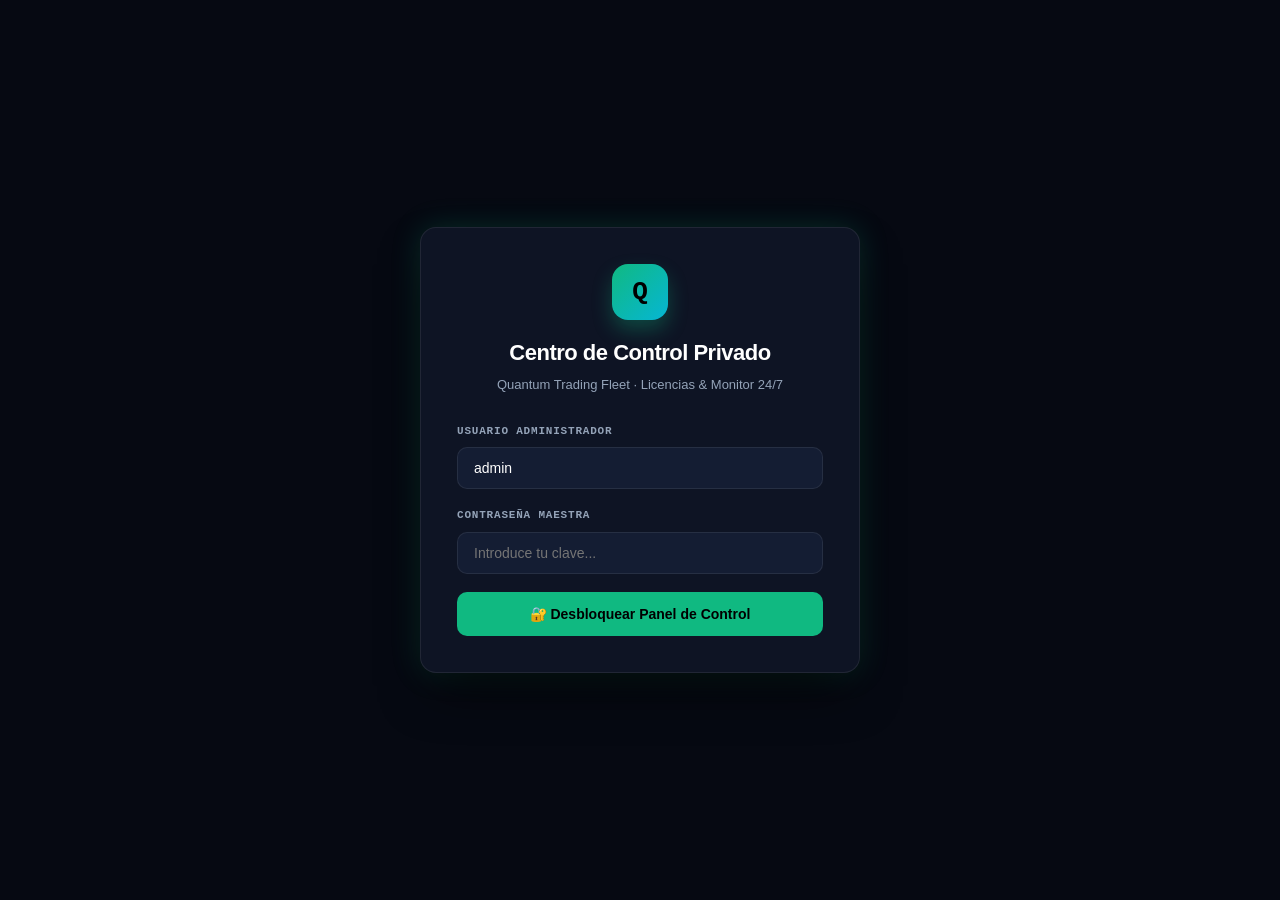
<file: admin.html>
<!DOCTYPE html>
<html lang="es">
<head>
    <meta charset="UTF-8">
    <meta name="viewport" content="width=device-width, initial-scale=1.0">
    <title>Quantum Trading Fleet · Centro de Control Administrativo</title>
    <style>
        /* 100% Self-Contained Zero-Dependency CSS */
        *, *::before, *::after {
            box-sizing: border-box;
            margin: 0;
            padding: 0;
        }

        :root {
            --bg-base: #070a13;
            --bg-surface: #0e1424;
            --bg-card: #141d33;
            --bg-card-hover: #1a2540;
            --border-color: rgba(255, 255, 255, 0.08);
            --border-focus: #10b981;
            --text-primary: #f8fafc;
            --text-secondary: #94a3b8;
            --text-muted: #64748b;
            --accent-emerald: #10b981;
            --accent-emerald-glow: rgba(16, 185, 129, 0.2);
            --accent-cyan: #06b6d4;
            --accent-purple: #8b5cf6;
            --accent-amber: #f59e0b;
            --accent-red: #ef4444;
            --radius-lg: 16px;
            --radius-md: 10px;
            --radius-sm: 6px;
            --font-main: -apple-system, BlinkMacSystemFont, "Segoe UI", Roboto, Helvetica, Arial, sans-serif;
            --font-mono: "JetBrains Mono", "SF Mono", Consolas, "Courier New", monospace;
        }

        body {
            background-color: var(--bg-base);
            color: var(--text-primary);
            font-family: var(--font-main);
            min-height: 100vh;
            line-height: 1.5;
            -webkit-font-smoothing: antialiased;
        }

        /* Utility classes */
        .hidden { display: none !important; }

        /* Login Overlay */
        #loginOverlay {
            position: fixed;
            inset: 0;
            background: rgba(7, 10, 19, 0.96);
            backdrop-filter: blur(12px);
            display: flex;
            align-items: center;
            justify-content: center;
            z-index: 9999;
            padding: 20px;
        }

        .login-box {
            width: 100%;
            max-width: 440px;
            background: var(--bg-surface);
            border: 1px solid var(--border-color);
            border-radius: var(--radius-lg);
            padding: 36px;
            box-shadow: 0 25px 50px -12px rgba(0, 0, 0, 0.7), 0 0 30px var(--accent-emerald-glow);
        }

        .login-header {
            text-align: center;
            margin-bottom: 28px;
        }

        .brand-badge {
            display: inline-flex;
            align-items: center;
            justify-content: center;
            width: 56px;
            height: 56px;
            border-radius: 16px;
            background: linear-gradient(135deg, var(--accent-emerald), var(--accent-cyan));
            color: #000;
            font-size: 26px;
            font-weight: 900;
            font-family: var(--font-mono);
            margin-bottom: 16px;
            box-shadow: 0 10px 20px rgba(16, 185, 129, 0.3);
        }

        .login-title {
            font-size: 22px;
            font-weight: 800;
            color: #fff;
            letter-spacing: -0.5px;
        }

        .login-sub {
            font-size: 13px;
            color: var(--text-secondary);
            margin-top: 6px;
        }

        .form-group {
            margin-bottom: 18px;
        }

        .form-label {
            display: block;
            font-size: 11px;
            font-family: var(--font-mono);
            text-transform: uppercase;
            letter-spacing: 0.8px;
            color: var(--text-secondary);
            margin-bottom: 8px;
            font-weight: 600;
        }

        .form-input, .form-select {
            width: 100%;
            padding: 12px 16px;
            background: var(--bg-card);
            border: 1px solid var(--border-color);
            border-radius: var(--radius-md);
            color: #fff;
            font-size: 14px;
            font-family: inherit;
            transition: all 0.2s;
            outline: none;
        }

        .form-input:focus, .form-select:focus {
            border-color: var(--border-focus);
            box-shadow: 0 0 0 3px var(--accent-emerald-glow);
        }

        .form-select option {
            background: var(--bg-card);
            color: #fff;
        }

        .btn-primary {
            width: 100%;
            padding: 14px 20px;
            background: var(--accent-emerald);
            color: #000;
            border: none;
            border-radius: var(--radius-md);
            font-size: 14px;
            font-weight: 700;
            cursor: pointer;
            transition: all 0.2s;
            display: flex;
            align-items: center;
            justify-content: center;
            gap: 8px;
            margin-top: 8px;
        }

        .btn-primary:hover {
            background: #34d399;
            transform: translateY(-1px);
            box-shadow: 0 8px 20px rgba(16, 185, 129, 0.3);
        }

        .error-banner {
            background: rgba(239, 68, 68, 0.15);
            border: 1px solid rgba(239, 68, 68, 0.4);
            color: #fca5a5;
            padding: 10px 14px;
            border-radius: var(--radius-md);
            font-size: 12px;
            margin-bottom: 16px;
            text-align: center;
        }

        /* Top Navigation Header */
        .top-navbar {
            background: rgba(14, 20, 36, 0.85);
            backdrop-filter: blur(12px);
            border-bottom: 1px solid var(--border-color);
            position: sticky;
            top: 0;
            z-index: 100;
        }

        .nav-container {
            max-width: 1280px;
            margin: 0 auto;
            padding: 0 24px;
            height: 70px;
            display: flex;
            align-items: center;
            justify-content: space-between;
        }

        .brand-cluster {
            display: flex;
            align-items: center;
            gap: 14px;
        }

        .nav-logo {
            width: 40px;
            height: 40px;
            border-radius: 12px;
            background: var(--accent-emerald);
            color: #000;
            display: flex;
            align-items: center;
            justify-content: center;
            font-weight: 900;
            font-size: 18px;
            font-family: var(--font-mono);
            box-shadow: 0 4px 12px rgba(16, 185, 129, 0.3);
        }

        .nav-brand-text h1 {
            font-size: 16px;
            font-weight: 800;
            color: #fff;
            letter-spacing: -0.2px;
            display: flex;
            align-items: center;
            gap: 8px;
        }

        .role-tag {
            font-size: 10px;
            font-family: var(--font-mono);
            font-weight: 700;
            padding: 2px 8px;
            border-radius: 999px;
            background: rgba(16, 185, 129, 0.15);
            color: var(--accent-emerald);
            border: 1px solid rgba(16, 185, 129, 0.3);
        }

        .nav-brand-text p {
            font-size: 11px;
            color: var(--text-secondary);
        }

        .nav-actions {
            display: flex;
            align-items: center;
            gap: 12px;
        }

        .status-pill {
            display: inline-flex;
            align-items: center;
            gap: 6px;
            padding: 6px 12px;
            border-radius: 999px;
            background: rgba(16, 185, 129, 0.1);
            border: 1px solid rgba(16, 185, 129, 0.25);
            font-size: 12px;
            font-weight: 600;
            color: var(--accent-emerald);
        }

        .pulse-dot {
            width: 8px;
            height: 8px;
            border-radius: 50%;
            background: var(--accent-emerald);
            box-shadow: 0 0 8px var(--accent-emerald);
            animation: pulse 2s infinite;
        }

        @keyframes pulse {
            0%, 100% { opacity: 1; transform: scale(1); }
            50% { opacity: 0.4; transform: scale(1.15); }
        }

        .btn-outline {
            padding: 8px 14px;
            background: var(--bg-card);
            border: 1px solid var(--border-color);
            color: var(--text-secondary);
            border-radius: var(--radius-md);
            font-size: 12px;
            font-weight: 600;
            cursor: pointer;
            transition: all 0.2s;
        }

        .btn-outline:hover {
            background: var(--bg-card-hover);
            color: #fff;
            border-color: rgba(255, 255, 255, 0.2);
        }

        /* Main Container */
        .main-content {
            max-width: 1280px;
            margin: 0 auto;
            padding: 32px 24px;
        }

        /* KPI Cards Grid */
        .kpi-grid {
            display: grid;
            grid-template-columns: repeat(auto-fit, minmax(240px, 1fr));
            gap: 20px;
            margin-bottom: 32px;
        }

        .kpi-card {
            background: var(--bg-surface);
            border: 1px solid var(--border-color);
            border-radius: var(--radius-lg);
            padding: 24px;
            position: relative;
            overflow: hidden;
            transition: transform 0.2s, border-color 0.2s;
        }

        .kpi-card:hover {
            border-color: rgba(255, 255, 255, 0.15);
            transform: translateY(-2px);
        }

        .kpi-header {
            display: flex;
            align-items: center;
            justify-content: space-between;
            margin-bottom: 12px;
        }

        .kpi-label {
            font-size: 11px;
            font-family: var(--font-mono);
            text-transform: uppercase;
            letter-spacing: 0.5px;
            color: var(--text-secondary);
            font-weight: 600;
        }

        .kpi-icon {
            width: 36px;
            height: 36px;
            border-radius: 10px;
            display: flex;
            align-items: center;
            justify-content: center;
            font-size: 16px;
        }

        .kpi-val {
            font-size: 32px;
            font-weight: 800;
            color: #fff;
            letter-spacing: -0.5px;
            line-height: 1.1;
        }

        .kpi-sub {
            font-size: 12px;
            color: var(--text-secondary);
            margin-top: 8px;
            display: flex;
            align-items: center;
            gap: 6px;
        }

        /* Progress Bar for $200 USD Goal */
        .progress-bar-bg {
            width: 100%;
            height: 6px;
            background: rgba(255, 255, 255, 0.08);
            border-radius: 999px;
            margin-top: 10px;
            overflow: hidden;
        }

        .progress-bar-fill {
            height: 100%;
            background: linear-gradient(90deg, var(--accent-emerald), var(--accent-cyan));
            border-radius: 999px;
            width: 0%;
            transition: width 0.5s ease;
        }

        /* Tab Controls */
        .tab-bar {
            display: flex;
            gap: 10px;
            border-bottom: 1px solid var(--border-color);
            margin-bottom: 24px;
            padding-bottom: 2px;
        }

        .tab-btn {
            background: transparent;
            border: none;
            color: var(--text-secondary);
            font-size: 14px;
            font-weight: 600;
            padding: 12px 18px;
            border-radius: var(--radius-md) var(--radius-md) 0 0;
            cursor: pointer;
            transition: all 0.2s;
            position: relative;
            display: flex;
            align-items: center;
            gap: 8px;
        }

        .tab-btn:hover {
            color: #fff;
            background: rgba(255, 255, 255, 0.03);
        }

        .tab-btn.active {
            color: var(--accent-emerald);
            background: rgba(16, 185, 129, 0.08);
        }

        .tab-btn.active::after {
            content: "";
            position: absolute;
            bottom: -3px;
            left: 0;
            right: 0;
            height: 3px;
            background: var(--accent-emerald);
            border-radius: 3px;
        }

        /* Content Sections */
        .content-panel {
            background: var(--bg-surface);
            border: 1px solid var(--border-color);
            border-radius: var(--radius-lg);
            overflow: hidden;
            box-shadow: 0 10px 30px rgba(0, 0, 0, 0.4);
        }

        .panel-header {
            padding: 20px 24px;
            border-bottom: 1px solid var(--border-color);
            display: flex;
            align-items: center;
            justify-content: space-between;
            flex-wrap: wrap;
            gap: 12px;
        }

        .panel-title h3 {
            font-size: 16px;
            font-weight: 700;
            color: #fff;
        }

        .panel-title p {
            font-size: 12px;
            color: var(--text-secondary);
            margin-top: 2px;
        }

        /* Tables */
        .table-responsive {
            width: 100%;
            overflow-x: auto;
        }

        table {
            width: 100%;
            border-collapse: collapse;
            text-align: left;
            font-size: 13px;
        }

        thead {
            background: rgba(255, 255, 255, 0.02);
            border-bottom: 1px solid var(--border-color);
        }

        th {
            padding: 14px 20px;
            font-size: 11px;
            font-family: var(--font-mono);
            text-transform: uppercase;
            letter-spacing: 0.6px;
            color: var(--text-secondary);
            font-weight: 600;
        }

        td {
            padding: 16px 20px;
            border-bottom: 1px solid var(--border-color);
            color: var(--text-primary);
        }

        tbody tr:hover {
            background: rgba(255, 255, 255, 0.02);
        }

        /* Badges */
        .badge {
            display: inline-block;
            padding: 3px 10px;
            border-radius: 999px;
            font-size: 11px;
            font-weight: 700;
            font-family: var(--font-mono);
        }

        .badge-trial {
            background: rgba(6, 182, 212, 0.15);
            color: var(--accent-cyan);
            border: 1px solid rgba(6, 182, 212, 0.3);
        }

        .badge-quarterly {
            background: rgba(16, 185, 129, 0.15);
            color: var(--accent-emerald);
            border: 1px solid rgba(16, 185, 129, 0.3);
        }

        .badge-lifetime {
            background: rgba(139, 92, 246, 0.15);
            color: var(--accent-purple);
            border: 1px solid rgba(139, 92, 246, 0.3);
        }

        .badge-active {
            color: var(--accent-emerald);
            font-weight: 600;
            display: inline-flex;
            align-items: center;
            gap: 4px;
        }

        .key-text {
            font-family: var(--font-mono);
            font-size: 12px;
            color: #cbd5e1;
            background: rgba(0, 0, 0, 0.3);
            padding: 4px 8px;
            border-radius: var(--radius-sm);
            border: 1px solid rgba(255, 255, 255, 0.05);
            display: inline-block;
            max-width: 320px;
            overflow: hidden;
            text-overflow: ellipsis;
            white-space: nowrap;
            user-select: all;
        }

        .btn-copy-mini {
            background: transparent;
            border: 1px solid var(--border-color);
            color: var(--text-secondary);
            border-radius: 4px;
            padding: 3px 8px;
            font-size: 11px;
            cursor: pointer;
            margin-left: 6px;
            transition: all 0.2s;
        }

        .btn-copy-mini:hover {
            color: #fff;
            border-color: var(--accent-emerald);
            background: rgba(16, 185, 129, 0.1);
        }

        /* Issuer Form */
        .issuer-form-container {
            max-width: 600px;
            margin: 0 auto;
            padding: 36px 24px;
        }

        .result-box {
            margin-top: 24px;
            background: rgba(16, 185, 129, 0.08);
            border: 1px solid rgba(16, 185, 129, 0.3);
            border-radius: var(--radius-md);
            padding: 20px;
        }

        .result-key-display {
            font-family: var(--font-mono);
            font-size: 14px;
            font-weight: 700;
            color: #fff;
            background: #000;
            padding: 12px 16px;
            border-radius: var(--radius-sm);
            margin: 10px 0;
            word-break: break-all;
            user-select: all;
            border: 1px solid rgba(255, 255, 255, 0.1);
        }

        /* Empty state */
        .empty-state {
            padding: 48px 24px;
            text-align: center;
            color: var(--text-muted);
            font-size: 14px;
        }
    </style>
</head>
<body>

    <!-- 1. LOGIN MODAL OVERLAY -->
    <div id="loginOverlay">
        <div class="login-box">
            <div class="login-header">
                <div class="brand-badge">Q</div>
                <h2 class="login-title">Centro de Control Privado</h2>
                <p class="login-sub">Quantum Trading Fleet · Licencias & Monitor 24/7</p>
            </div>

            <form id="loginForm">
                <div id="loginError" class="error-banner hidden"></div>
                
                <div class="form-group">
                    <label class="form-label" for="username">Usuario Administrador</label>
                    <input type="text" id="username" class="form-input" required value="admin" autocomplete="username">
                </div>

                <div class="form-group">
                    <label class="form-label" for="password">Contraseña Maestra</label>
                    <input type="password" id="password" class="form-input" required placeholder="Introduce tu clave..." autocomplete="current-password">
                </div>

                <button type="submit" class="btn-primary">
                    🔐 Desbloquear Panel de Control
                </button>
            </form>
        </div>
    </div>

    <!-- 2. MAIN DASHBOARD CONTENT -->
    <div id="dashboardApp" class="hidden">
        
        <!-- Navbar -->
        <header class="top-navbar">
            <div class="nav-container">
                <div class="brand-cluster">
                    <div class="nav-logo">Q</div>
                    <div class="nav-brand-text">
                        <h1>COMMAND CENTER <span class="role-tag">ADMIN</span></h1>
                        <p>Supervisión en Tiempo Real de Ventas y Licencias</p>
                    </div>
                </div>

                <div class="nav-actions">
                    <div class="status-pill">
                        <span class="pulse-dot"></span>
                        <span>Bot 24/7 Activo</span>
                    </div>
                    <button onclick="refreshDataNow()" class="btn-outline" title="Actualizar datos">
                        🔄 Refrescar
                    </button>
                    <button onclick="clearTestData()" class="btn-outline" style="color: var(--accent-red); border-color: rgba(239, 68, 68, 0.4);" title="Borrar datos de prueba">
                        🗑️ Limpiar Pruebas
                    </button>
                    <button onclick="logout()" class="btn-outline">
                        Cerrar Sesión
                    </button>
                </div>
            </div>
        </header>

        <!-- Main Body -->
        <main class="main-content">
            
            <!-- Real-time KPI Cards -->
            <div class="kpi-grid">
                
                <!-- Card 1: Licencias -->
                <div class="kpi-card">
                    <div class="kpi-header">
                        <span class="kpi-label">Licencias Emitidas</span>
                        <div class="kpi-icon" style="background: rgba(16,185,129,0.15); color: var(--accent-emerald);">🔑</div>
                    </div>
                    <div id="kpiTotalLicenses" class="kpi-val">0</div>
                    <div id="kpiLicensesSub" class="kpi-sub">0 Pruebas · 0 Pagas</div>
                </div>

                <!-- Card 2: Saldo Solana -->
                <div class="kpi-card">
                    <div class="kpi-header">
                        <span class="kpi-label">Saldo Wallet Solana</span>
                        <div class="kpi-icon" style="background: rgba(6,182,212,0.15); color: var(--accent-cyan);">⚡</div>
                    </div>
                    <div id="kpiSolBalance" class="kpi-val">0.0000 SOL</div>
                    <div class="kpi-sub" style="font-family: var(--font-mono); font-size: 11px;">2UsQrBL...CQWBMwK</div>
                </div>

                <!-- Card 3: Actividad Telegram -->
                <div class="kpi-card">
                    <div class="kpi-header">
                        <span class="kpi-label">Eventos Registrados</span>
                        <div class="kpi-icon" style="background: rgba(139,92,246,0.15); color: var(--accent-purple);">📡</div>
                    </div>
                    <div id="kpiTotalEvents" class="kpi-val">0</div>
                    <div class="kpi-sub">Interacciones @Mi_trading_xauusd_Bot</div>
                </div>

                <!-- Card 4: Ingresos USD -->
                <div class="kpi-card">
                    <div class="kpi-header">
                        <span class="kpi-label">Ingresos / Meta $200</span>
                        <div class="kpi-icon" style="background: rgba(245,158,11,0.15); color: var(--accent-amber);">💰</div>
                    </div>
                    <div id="kpiRevenue" class="kpi-val">$0.00 USD</div>
                    <div class="progress-bar-bg">
                        <div id="kpiProgressBar" class="progress-bar-fill"></div>
                    </div>
                    <div id="kpiGoalSub" class="kpi-sub">Objetivo: $200.00 USD (0%)</div>
                </div>

                <!-- Card 5: Visitas a la Web -->
                <div class="kpi-card">
                    <div class="kpi-header">
                        <span class="kpi-label">Visitas a la Web</span>
                        <div class="kpi-icon" style="background: rgba(16,185,129,0.15); color: var(--accent-emerald);">🌐</div>
                    </div>
                    <div id="kpiTotalViews" class="kpi-val">0</div>
                    <div class="kpi-sub">Tráfico en Vivo Landing Page</div>
                </div>

            </div>

            <!-- Tab Buttons -->
            <div class="tab-bar">
                <button id="tabBtnLicenses" class="tab-btn active" onclick="switchTab('licenses')">
                    🔑 Licencias Activas (<span id="tabCountLicenses">0</span>)
                </button>
                <button id="tabBtnActivity" class="tab-btn" onclick="switchTab('activity')">
                    📡 Actividad en Vivo (<span id="tabCountActivity">0</span>)
                </button>
                <button id="tabBtnIssuer" class="tab-btn" onclick="switchTab('issuer')">
                    ⚡ Emitir Nueva Licencia
                </button>
            </div>

            <!-- Tab 1: Licenses Table -->
            <section id="tabLicenses" class="content-panel">
                <div class="panel-header">
                    <div class="panel-title">
                        <h3>Inventario de Licencias y Cuentas MT5</h3>
                        <p>Supervisa quién tiene acceso, sus números de cuenta autorizados y expiración.</p>
                    </div>
                    <input type="text" id="searchLicenses" placeholder="Buscar por cuenta MT5 o cliente..." class="form-input" style="max-width: 280px; padding: 8px 12px; font-size: 12px;" oninput="filterLicenses()">
                </div>
                
                <div class="table-responsive">
                    <table>
                        <thead>
                            <tr>
                                <th>Nivel / Plan</th>
                                <th>Cuenta MT5</th>
                                <th>Clave Criptográfica HMAC</th>
                                <th>Expiración</th>
                                <th>Comprador / Usuario</th>
                                <th>Estado</th>
                            </tr>
                        </thead>
                        <tbody id="licensesTableBody">
                            <tr><td colspan="6" class="empty-state">Cargando inventario de licencias...</td></tr>
                        </tbody>
                    </table>
                </div>
            </section>

            <!-- Tab 2: Activity Feed -->
            <section id="tabActivity" class="content-panel hidden">
                <div class="panel-header">
                    <div class="panel-title">
                        <h3>Feed de Actividad en Vivo de Telegram</h3>
                        <p>Registro de comandos ejecutados, peticiones de prueba gratuita y escaneos de contratos.</p>
                    </div>
                </div>
                
                <div class="table-responsive">
                    <table>
                        <thead>
                            <tr>
                                <th>Fecha y Hora (UTC)</th>
                                <th>Tipo de Evento</th>
                                <th>Usuario Telegram</th>
                                <th>Detalles del Evento</th>
                            </tr>
                        </thead>
                        <tbody id="activityTableBody">
                            <tr><td colspan="4" class="empty-state">Cargando actividad reciente...</td></tr>
                        </tbody>
                    </table>
                </div>
            </section>

            <!-- Tab 3: Manual License Issuer -->
            <section id="tabIssuer" class="content-panel hidden">
                <div class="panel-header">
                    <div class="panel-title">
                        <h3>Generador Criptográfico de Licencias</h3>
                        <p>Emite al instante una clave firmada con HMAC-SHA256 lista para entregar a un comprador.</p>
                    </div>
                </div>
                
                <div class="issuer-form-container">
                    <form id="issueLicenseForm">
                        <div class="form-group">
                            <label class="form-label" for="issueMt5Account">Número de Cuenta MT5 del Cliente</label>
                            <input type="text" id="issueMt5Account" class="form-input" required placeholder="Ej. 52984982 (o escribe 'ANY' para comodín)">
                        </div>

                        <div class="form-group">
                            <label class="form-label" for="issueTier">Nivel / Duración del Plan</label>
                            <select id="issueTier" class="form-select">
                                <option value="QUARTERLY">💳 Trimestral (90 Días) - $49 USD</option>
                                <option value="LIFETIME">👑 Vitalicia Perpetua (Hasta 2099) - $99 USD</option>
                                <option value="TRIAL">🎁 Prueba Gratuita (7 Días) - $0 USD</option>
                                <option value="ANNUAL">📅 Anual (365 Días) - $149 USD</option>
                            </select>
                        </div>

                        <div class="form-group">
                            <label class="form-label" for="issueCustomer">Nombre o Telegram del Comprador</label>
                            <input type="text" id="issueCustomer" class="form-input" placeholder="Ej. @trader_pro o Whop Order #102">
                        </div>

                        <button type="submit" class="btn-primary">
                            ⚡ Generar y Registrar Licencia
                        </button>
                    </form>

                    <div id="issueResultBox" class="result-box hidden">
                        <div style="font-weight: 700; color: var(--accent-emerald); font-size: 14px;">✅ ¡Licencia Generada y Registrada con Éxito!</div>
                        <p style="font-size: 12px; color: var(--text-secondary); margin-top: 4px;">Copia esta clave y entrégasela al cliente:</p>
                        <div id="issueResultKey" class="result-key-display"></div>
                        <button onclick="copyGeneratedKey()" class="btn-outline" style="width: 100%; justify-content: center; padding: 10px;">
                            📋 Copiar Clave al Portapapeles
                        </button>
                    </div>
                </div>
            </section>

        </main>

    </div>

    <!-- 3. SCRIPT LOGIC -->
    <script>
        let authToken = localStorage.getItem('quantum_admin_token') || '';
        let allLicenses = [];

        // Check authentication state on page load
        window.addEventListener('DOMContentLoaded', () => {
            if (authToken) {
                showDashboard();
            } else {
                document.getElementById('loginOverlay').classList.remove('hidden');
                document.getElementById('dashboardApp').classList.add('hidden');
            }
        });

        // Handle Login Submission
        document.getElementById('loginForm').addEventListener('submit', async (e) => {
            e.preventDefault();
            const u = document.getElementById('username').value.trim();
            const p = document.getElementById('password').value.trim();
            const errBox = document.getElementById('loginError');
            errBox.classList.add('hidden');

            try {
                const res = await fetch('/api/admin/login', {
                    method: 'POST',
                    headers: {'Content-Type': 'application/json'},
                    body: JSON.stringify({username: u, password: p})
                });
                const data = await res.json();
                if (data.ok && data.token) {
                    authToken = data.token;
                    localStorage.setItem('quantum_admin_token', authToken);
                    showDashboard();
                } else {
                    errBox.textContent = data.error || 'Credenciales incorrectas.';
                    errBox.classList.remove('hidden');
                }
            } catch (err) {
                errBox.textContent = 'Error conectando con el servidor. Intenta nuevamente.';
                errBox.classList.remove('hidden');
            }
        });

        function showDashboard() {
            document.getElementById('loginOverlay').classList.add('hidden');
            document.getElementById('dashboardApp').classList.remove('hidden');
            loadDashboardData();
            // Polling every 12 seconds
            if (!window._dashboardTimer) {
                window._dashboardTimer = setInterval(loadDashboardData, 12000);
            }
        }

        function logout() {
            localStorage.removeItem('quantum_admin_token');
            authToken = '';
            location.reload();
        }

        function refreshDataNow() {
            loadDashboardData();
        }

        async function clearTestData() {
            if (!confirm('¿Deseas limpiar todos los registros de prueba y dejar el panel en blanco para los clientes reales?')) return;
            try {
                const res = await fetch('/api/admin/clear-data', {
                    method: 'POST',
                    headers: {'Authorization': 'Bearer ' + authToken}
                });
                const d = await res.json();
                if (d.ok) {
                    alert('¡Registros de prueba eliminados! El panel está 100% limpio.');
                    loadDashboardData();
                } else {
                    alert('Error: ' + (d.error || 'No autorizado'));
                }
            } catch (e) {
                alert('Error al conectar con el servidor: ' + e.message);
            }
        }

        async function loadDashboardData() {
            if (!authToken) return;
            try {
                const res = await fetch('/api/admin/data', {
                    headers: {'Authorization': 'Bearer ' + authToken}
                });
                if (res.status === 401) {
                    logout();
                    return;
                }
                const d = await res.json();
                if (d.ok) {
                    renderDashboard(d);
                }
            } catch (e) {
                console.error('Error fetching admin data:', e);
            }
        }

        function renderDashboard(d) {
            // Update KPIs
            const s = d.summary || {};
            document.getElementById('kpiTotalLicenses').textContent = s.total_licenses || 0;
            document.getElementById('kpiLicensesSub').textContent = `${s.trial_licenses || 0} Pruebas · ${s.paid_licenses || 0} Pagas`;
            document.getElementById('kpiSolBalance').textContent = `${(s.sol_balance || 0).toFixed(4)} SOL`;
            document.getElementById('kpiTotalEvents').textContent = s.total_events || 0;
            if (document.getElementById('kpiTotalViews')) {
                document.getElementById('kpiTotalViews').textContent = s.total_page_views || 0;
            }
            
            const rev = s.total_revenue_usd || 0;
            document.getElementById('kpiRevenue').textContent = `$${rev.toFixed(2)} USD`;
            const pct = Math.min(100, Math.round((rev / 200) * 100));
            document.getElementById('kpiProgressBar').style.width = pct + '%';
            document.getElementById('kpiGoalSub').textContent = `Objetivo: $200.00 USD (${pct}%)`;

            // Tab badge counts
            document.getElementById('tabCountLicenses').textContent = (d.licenses || []).length;
            document.getElementById('tabCountActivity').textContent = (d.activity || []).length;

            // Render Licenses
            allLicenses = d.licenses || [];
            renderLicensesTable(allLicenses);

            // Render Activity
            renderActivityTable(d.activity || []);
        }

        function renderLicensesTable(list) {
            const tbody = document.getElementById('licensesTableBody');
            if (!list || list.length === 0) {
                tbody.innerHTML = '<tr><td colspan="6" class="empty-state">No hay licencias registradas aún.</td></tr>';
                return;
            }
            tbody.innerHTML = list.map(l => {
                let badgeClass = 'badge-quarterly';
                if (l.tier === 'TRIAL') badgeClass = 'badge-trial';
                else if (l.tier === 'LIFETIME') badgeClass = 'badge-lifetime';

                return `
                    <tr>
                        <td><span class="badge ${badgeClass}">${l.tier}</span></td>
                        <td style="font-weight: 700; color: #fff;">#${l.mt5_account}</td>
                        <td>
                            <span class="key-text" title="${l.key}">${l.key}</span>
                            <button class="btn-copy-mini" onclick="copyText('${l.key}')">Copiar</button>
                        </td>
                        <td style="color: var(--text-secondary); font-family: var(--font-mono); font-size: 12px;">${l.expiry}</td>
                        <td style="font-weight: 500;">${l.customer || 'Cliente'}</td>
                        <td><span class="badge-active">🟢 ${l.status || 'ACTIVA'}</span></td>
                    </tr>
                `;
            }).join('');
        }

        function renderActivityTable(acts) {
            const tbody = document.getElementById('activityTableBody');
            if (!acts || acts.length === 0) {
                tbody.innerHTML = '<tr><td colspan="4" class="empty-state">Sin eventos recientes.</td></tr>';
                return;
            }
            tbody.innerHTML = acts.slice(0, 40).map(a => `
                <tr>
                    <td style="color: var(--text-secondary); font-family: var(--font-mono); font-size: 12px; white-space: nowrap;">${a.timestamp}</td>
                    <td><span class="badge badge-trial">${a.event_type}</span></td>
                    <td style="font-weight: 700; color: #fff;">${a.username || a.user_id}</td>
                    <td style="color: var(--text-secondary); word-break: break-word;">${a.details}</td>
                </tr>
            `).join('');
        }

        function filterLicenses() {
            const q = document.getElementById('searchLicenses').value.toLowerCase().trim();
            if (!q) {
                renderLicensesTable(allLicenses);
                return;
            }
            const filtered = allLicenses.filter(l => 
                (l.mt5_account || '').toLowerCase().includes(q) || 
                (l.customer || '').toLowerCase().includes(q) ||
                (l.key || '').toLowerCase().includes(q)
            );
            renderLicensesTable(filtered);
        }

        function switchTab(t) {
            ['licenses', 'activity', 'issuer'].forEach(x => {
                const tabEl = document.getElementById('tab' + x.charAt(0).toUpperCase() + x.slice(1));
                const btnEl = document.getElementById('tabBtn' + x.charAt(0).toUpperCase() + x.slice(1));
                if (x === t) {
                    tabEl.classList.remove('hidden');
                    btnEl.classList.add('active');
                } else {
                    tabEl.classList.add('hidden');
                    btnEl.classList.remove('active');
                }
            });
        }

        // Issue License Form
        document.getElementById('issueLicenseForm').addEventListener('submit', async (e) => {
            e.preventDefault();
            const acc = document.getElementById('issueMt5Account').value.trim();
            const tier = document.getElementById('issueTier').value;
            const cust = document.getElementById('issueCustomer').value.trim();

            try {
                const res = await fetch('/api/admin/generate-license', {
                    method: 'POST',
                    headers: {
                        'Content-Type': 'application/json',
                        'Authorization': 'Bearer ' + authToken
                    },
                    body: JSON.stringify({mt5_account: acc, tier: tier, customer: cust})
                });
                const d = await res.json();
                if (d.ok && d.key) {
                    document.getElementById('issueResultKey').textContent = d.key;
                    document.getElementById('issueResultBox').classList.remove('hidden');
                    loadDashboardData();
                } else {
                    alert('Error generando licencia: ' + (d.error || 'Desconocido'));
                }
            } catch (err) {
                alert('Error conectando con la API: ' + err.message);
            }
        });

        function copyText(txt) {
            navigator.clipboard.writeText(txt);
            alert('¡Clave copiada al portapapeles!');
        }

        function copyGeneratedKey() {
            const k = document.getElementById('issueResultKey').textContent;
            copyText(k);
        }
    </script>
</body>
</html>
</file>
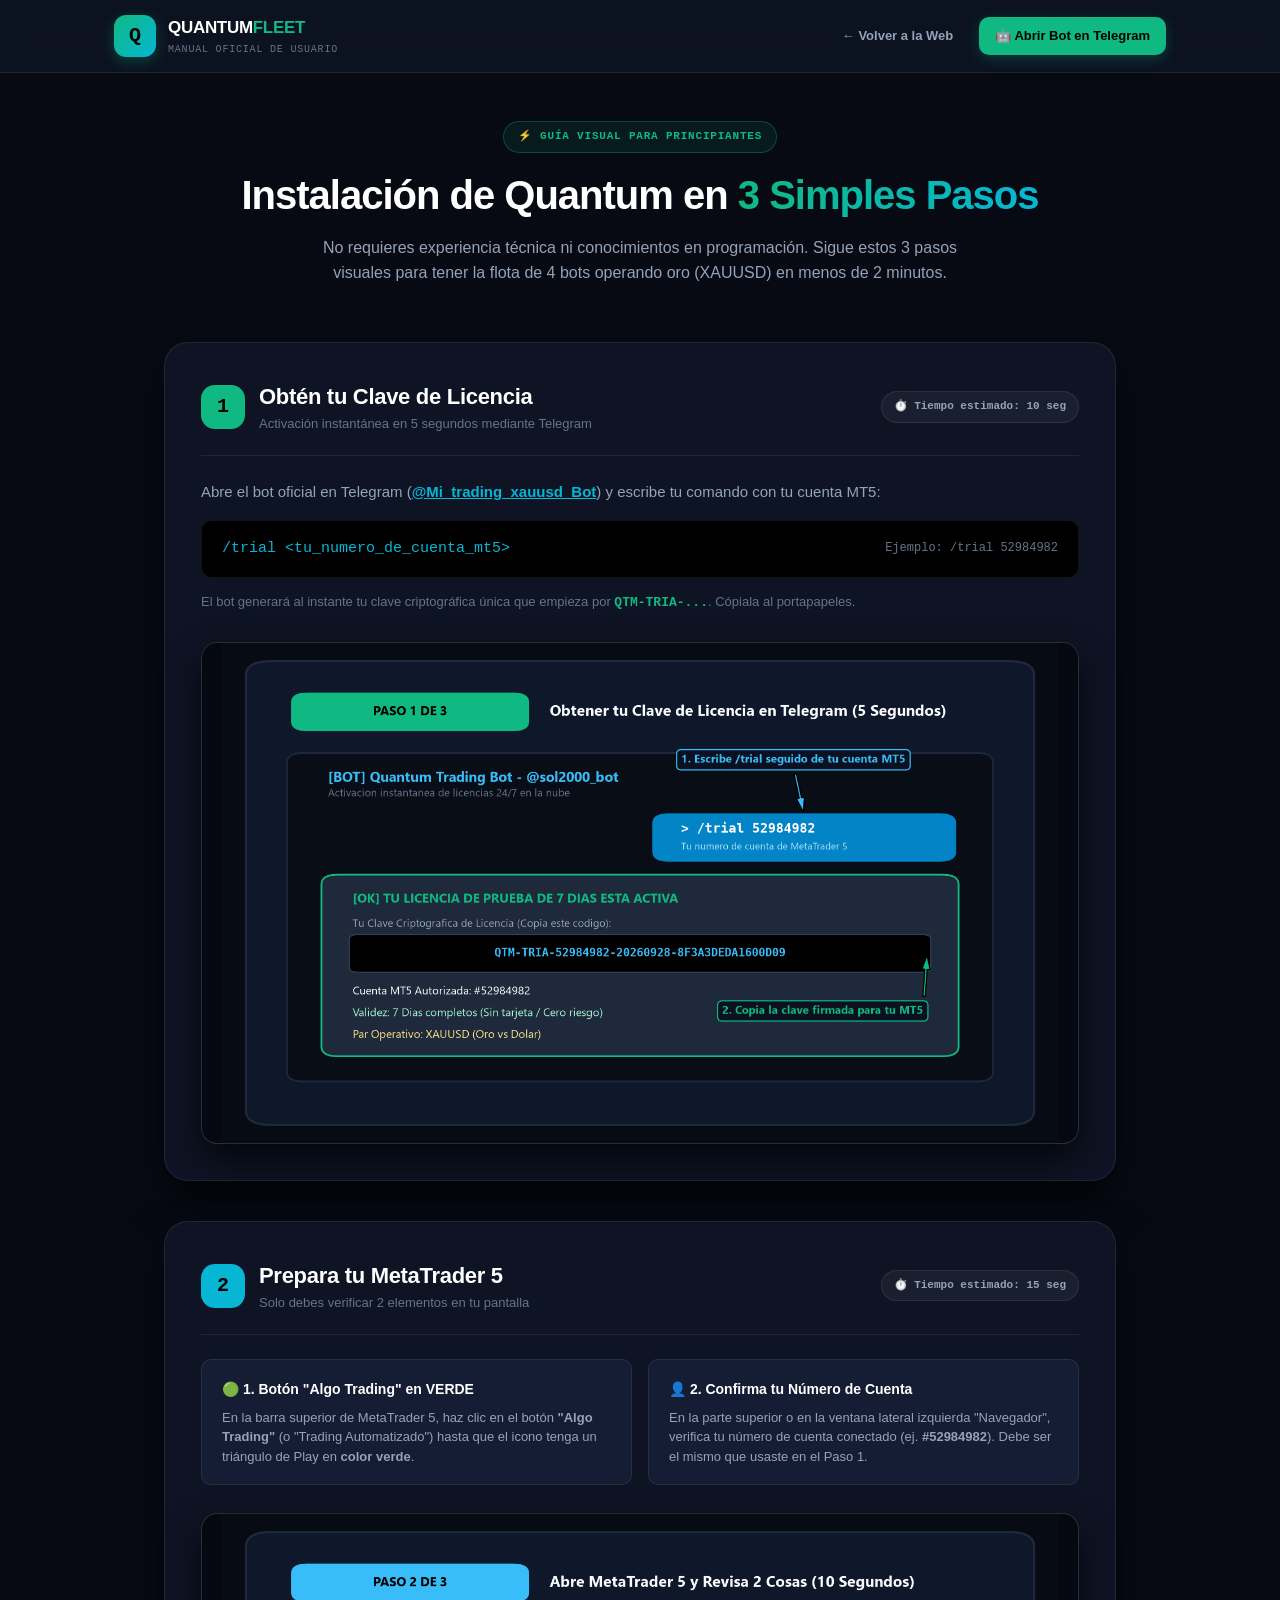
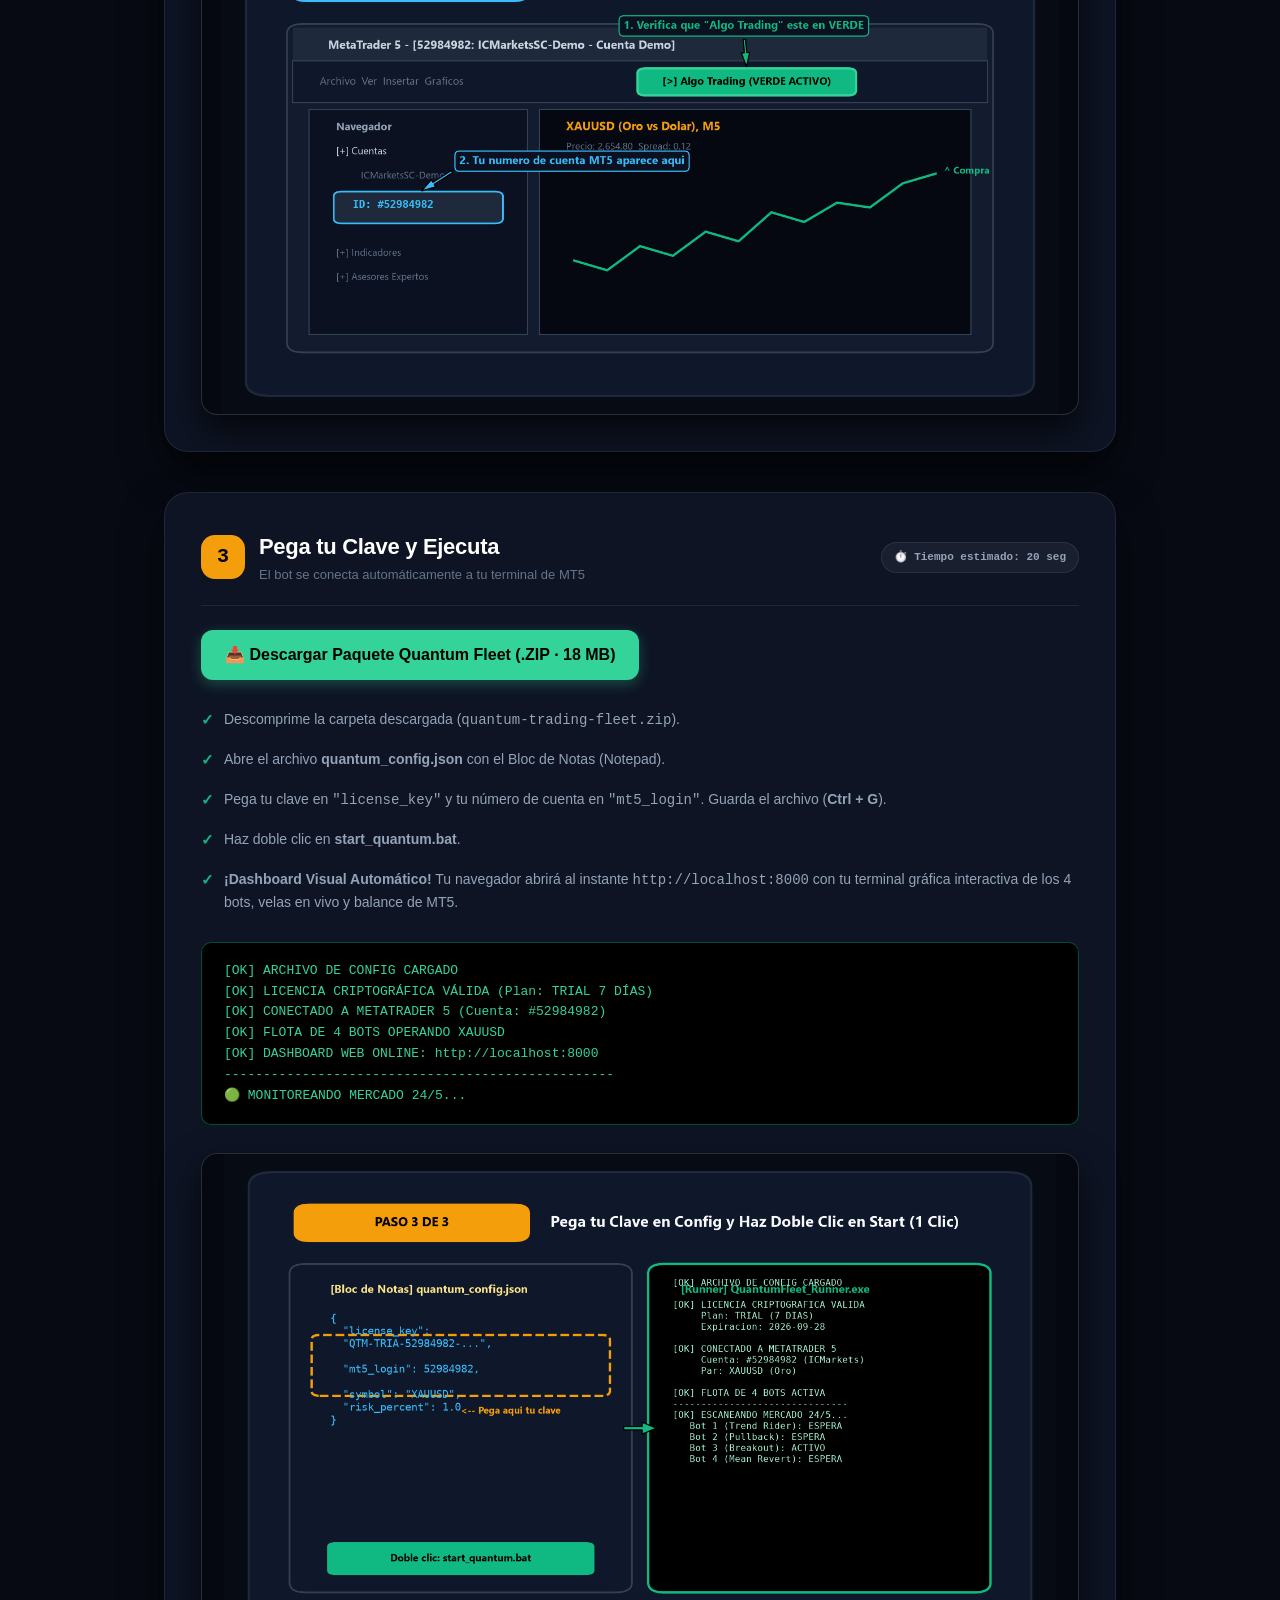
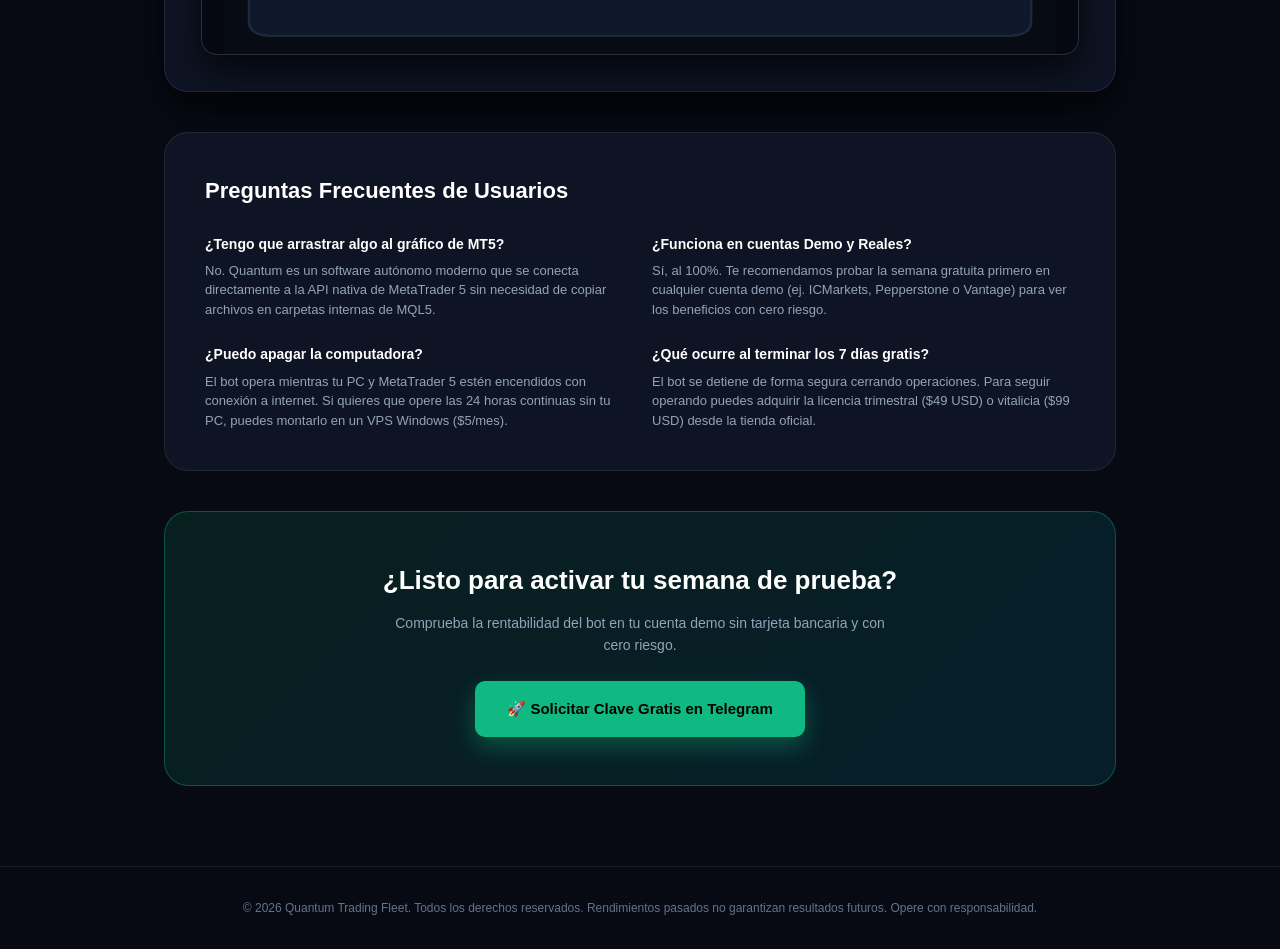
<file: manual.html>
<!DOCTYPE html>
<html lang="es">
<head>
    <meta charset="UTF-8">
    <meta name="viewport" content="width=device-width, initial-scale=1.0">
    <title>Manual Visual de Instalación · Quantum Trading Fleet (XAUUSD)</title>
    <style>
        /* 100% Self-Contained Zero-Dependency Modern Dark CSS */
        *, *::before, *::after {
            box-sizing: border-box;
            margin: 0;
            padding: 0;
        }

        :root {
            --bg-base: #070a13;
            --bg-surface: #0e1424;
            --bg-card: #141d33;
            --bg-card-hover: #1a2540;
            --border-color: rgba(255, 255, 255, 0.08);
            --border-light: rgba(255, 255, 255, 0.15);
            --text-primary: #f8fafc;
            --text-secondary: #94a3b8;
            --text-muted: #64748b;
            --accent-emerald: #10b981;
            --accent-emerald-glow: rgba(16, 185, 129, 0.2);
            --accent-cyan: #06b6d4;
            --accent-cyan-glow: rgba(6, 182, 212, 0.2);
            --accent-amber: #f59e0b;
            --accent-purple: #8b5cf6;
            --radius-xl: 24px;
            --radius-lg: 16px;
            --radius-md: 10px;
            --radius-sm: 6px;
            --font-main: -apple-system, BlinkMacSystemFont, "Segoe UI", Roboto, Helvetica, Arial, sans-serif;
            --font-mono: "JetBrains Mono", "SF Mono", Consolas, "Courier New", monospace;
        }

        body {
            background-color: var(--bg-base);
            color: var(--text-primary);
            font-family: var(--font-main);
            min-height: 100vh;
            line-height: 1.6;
            -webkit-font-smoothing: antialiased;
        }

        a {
            color: inherit;
            text-decoration: none;
        }

        img {
            max-width: 100% !important;
            height: auto !important;
            display: block;
        }

        /* Header Navbar */
        .top-nav {
            background: rgba(14, 20, 36, 0.85);
            backdrop-filter: blur(12px);
            border-bottom: 1px solid var(--border-color);
            position: sticky;
            top: 0;
            z-index: 100;
        }

        .nav-inner {
            max-width: 1100px;
            margin: 0 auto;
            padding: 0 24px;
            height: 72px;
            display: flex;
            align-items: center;
            justify-content: space-between;
        }

        .brand-group {
            display: flex;
            align-items: center;
            gap: 12px;
        }

        .brand-icon {
            width: 42px;
            height: 42px;
            border-radius: 12px;
            background: linear-gradient(135deg, var(--accent-emerald), var(--accent-cyan));
            color: #000;
            display: flex;
            align-items: center;
            justify-content: center;
            font-weight: 900;
            font-size: 20px;
            font-family: var(--font-mono);
            box-shadow: 0 4px 14px rgba(16, 185, 129, 0.3);
        }

        .brand-text h1 {
            font-size: 17px;
            font-weight: 800;
            color: #fff;
            letter-spacing: -0.3px;
        }

        .brand-text h1 span {
            color: var(--accent-emerald);
        }

        .brand-text p {
            font-size: 10px;
            color: var(--text-muted);
            text-transform: uppercase;
            letter-spacing: 0.8px;
            font-family: var(--font-mono);
        }

        .nav-actions {
            display: flex;
            align-items: center;
            gap: 12px;
        }

        .btn-link {
            font-size: 13px;
            color: var(--text-secondary);
            font-weight: 600;
            padding: 8px 14px;
            border-radius: var(--radius-md);
            transition: all 0.2s;
        }

        .btn-link:hover {
            color: #fff;
            background: rgba(255, 255, 255, 0.05);
        }

        .btn-cta-nav {
            background: var(--accent-emerald);
            color: #000;
            font-size: 13px;
            font-weight: 700;
            padding: 9px 16px;
            border-radius: var(--radius-md);
            box-shadow: 0 4px 14px rgba(16, 185, 129, 0.25);
            transition: all 0.2s;
            display: inline-flex;
            align-items: center;
            gap: 6px;
        }

        .btn-cta-nav:hover {
            background: #34d399;
            transform: translateY(-1px);
        }

        /* Main Container */
        .container {
            max-width: 1000px;
            margin: 0 auto;
            padding: 48px 24px 80px;
        }

        /* Hero Header */
        .hero-section {
            text-align: center;
            margin-bottom: 56px;
        }

        .hero-pill {
            display: inline-flex;
            align-items: center;
            gap: 6px;
            padding: 6px 14px;
            background: rgba(16, 185, 129, 0.1);
            border: 1px solid rgba(16, 185, 129, 0.3);
            border-radius: 999px;
            color: var(--accent-emerald);
            font-size: 11px;
            font-weight: 700;
            font-family: var(--font-mono);
            text-transform: uppercase;
            letter-spacing: 0.8px;
            margin-bottom: 18px;
        }

        .hero-title {
            font-size: 40px;
            font-weight: 900;
            color: #fff;
            letter-spacing: -1px;
            line-height: 1.2;
            margin-bottom: 16px;
        }

        .gradient-text {
            background: linear-gradient(90deg, var(--accent-emerald), var(--accent-cyan));
            -webkit-background-clip: text;
            -webkit-text-fill-color: transparent;
        }

        .hero-desc {
            font-size: 16px;
            color: var(--text-secondary);
            max-width: 680px;
            margin: 0 auto;
            line-height: 1.6;
        }

        /* Step Cards */
        .step-card {
            background: var(--bg-surface);
            border: 1px solid var(--border-color);
            border-radius: var(--radius-xl);
            padding: 36px;
            margin-bottom: 40px;
            box-shadow: 0 20px 40px rgba(0, 0, 0, 0.5);
            transition: border-color 0.2s;
        }

        .step-card:hover {
            border-color: var(--border-light);
        }

        .step-header {
            display: flex;
            align-items: center;
            justify-content: space-between;
            flex-wrap: wrap;
            gap: 16px;
            border-bottom: 1px solid var(--border-color);
            padding-bottom: 20px;
            margin-bottom: 24px;
        }

        .step-badge-group {
            display: flex;
            align-items: center;
            gap: 14px;
        }

        .step-number {
            width: 44px;
            height: 44px;
            border-radius: 14px;
            display: flex;
            align-items: center;
            justify-content: center;
            font-size: 20px;
            font-weight: 900;
            color: #000;
            font-family: var(--font-mono);
        }

        .step-title h2 {
            font-size: 22px;
            font-weight: 800;
            color: #fff;
            letter-spacing: -0.3px;
        }

        .step-title p {
            font-size: 13px;
            color: var(--text-muted);
        }

        .time-badge {
            background: rgba(255, 255, 255, 0.05);
            border: 1px solid var(--border-color);
            padding: 6px 12px;
            border-radius: 999px;
            font-size: 11px;
            font-weight: 700;
            font-family: var(--font-mono);
            color: var(--text-secondary);
        }

        .step-body {
            margin-bottom: 28px;
        }

        .step-body p {
            font-size: 15px;
            color: var(--text-secondary);
            margin-bottom: 16px;
        }

        .code-callout {
            background: #000;
            border: 1px solid var(--border-color);
            border-radius: var(--radius-md);
            padding: 16px 20px;
            font-family: var(--font-mono);
            font-size: 15px;
            color: var(--accent-cyan);
            display: flex;
            align-items: center;
            justify-content: space-between;
            margin-bottom: 14px;
        }

        .code-callout span {
            font-size: 12px;
            color: var(--text-muted);
        }

        /* 2-Column Info Grid for Step 2 */
        .info-grid {
            display: grid;
            grid-template-columns: repeat(auto-fit, minmax(280px, 1fr));
            gap: 16px;
            margin-bottom: 24px;
        }

        .info-card {
            background: var(--bg-card);
            border: 1px solid var(--border-color);
            border-radius: var(--radius-md);
            padding: 18px 20px;
        }

        .info-card h4 {
            font-size: 14px;
            font-weight: 700;
            color: #fff;
            display: flex;
            align-items: center;
            gap: 8px;
            margin-bottom: 8px;
        }

        .info-card p {
            font-size: 13px;
            color: var(--text-secondary);
            line-height: 1.5;
            margin: 0;
        }

        /* Checklist for Step 3 */
        .checklist {
            list-style: none;
            margin-bottom: 20px;
        }

        .checklist li {
            font-size: 14px;
            color: var(--text-secondary);
            padding: 8px 0;
            display: flex;
            align-items: flex-start;
            gap: 10px;
        }

        .check-icon {
            color: var(--accent-emerald);
            font-weight: 800;
            font-size: 15px;
        }

        .console-output {
            background: #000;
            border: 1px solid rgba(16, 185, 129, 0.4);
            border-radius: var(--radius-md);
            padding: 18px 22px;
            font-family: var(--font-mono);
            font-size: 13px;
            color: #34d399;
            line-height: 1.6;
            margin-bottom: 24px;
        }

        /* Step Diagram Image */
        .diagram-wrapper {
            border-radius: var(--radius-lg);
            overflow: hidden;
            border: 1px solid var(--border-light);
            box-shadow: 0 16px 36px rgba(0, 0, 0, 0.7);
            background: #050811;
            display: flex;
            align-items: center;
            justify-content: center;
            max-height: 520px;
        }

        .diagram-img {
            max-width: 100% !important;
            height: auto !important;
            max-height: 500px !important;
            object-fit: contain;
            display: block;
            margin: 0 auto;
        }

        /* FAQ Section */
        .faq-section {
            background: var(--bg-surface);
            border: 1px solid var(--border-color);
            border-radius: var(--radius-xl);
            padding: 40px;
            margin-bottom: 40px;
        }

        .faq-title {
            font-size: 22px;
            font-weight: 800;
            color: #fff;
            margin-bottom: 24px;
        }

        .faq-grid {
            display: grid;
            grid-template-columns: repeat(auto-fit, minmax(300px, 1fr));
            gap: 24px;
        }

        .faq-item h4 {
            font-size: 14px;
            font-weight: 700;
            color: #fff;
            margin-bottom: 6px;
        }

        .faq-item p {
            font-size: 13px;
            color: var(--text-secondary);
            line-height: 1.5;
        }

        /* Bottom CTA Banner */
        .cta-banner {
            background: linear-gradient(135deg, rgba(16, 185, 129, 0.12), rgba(6, 182, 212, 0.12));
            border: 1px solid rgba(16, 185, 129, 0.35);
            border-radius: var(--radius-xl);
            padding: 48px 32px;
            text-align: center;
        }

        .cta-banner h3 {
            font-size: 26px;
            font-weight: 900;
            color: #fff;
            margin-bottom: 10px;
        }

        .cta-banner p {
            font-size: 14px;
            color: var(--text-secondary);
            max-width: 500px;
            margin: 0 auto 24px;
        }

        .btn-cta-big {
            display: inline-flex;
            align-items: center;
            gap: 8px;
            padding: 16px 32px;
            background: var(--accent-emerald);
            color: #000;
            font-size: 15px;
            font-weight: 800;
            border-radius: var(--radius-md);
            box-shadow: 0 10px 25px rgba(16, 185, 129, 0.35);
            transition: all 0.2s;
        }

        .btn-cta-big:hover {
            background: #34d399;
            transform: translateY(-2px);
            box-shadow: 0 14px 30px rgba(16, 185, 129, 0.45);
        }

        /* Footer */
        .footer {
            border-top: 1px solid var(--border-color);
            padding: 32px 24px;
            text-align: center;
            font-size: 12px;
            color: var(--text-muted);
        }

        /* Mobile tweaks */
        @media (max-width: 640px) {
            .hero-title { font-size: 28px; }
            .step-card { padding: 22px; }
            .code-callout { flex-direction: column; align-items: flex-start; gap: 6px; }
        }
    </style>
</head>
<body>

    <!-- Header Navbar -->
    <header class="top-nav">
        <div class="nav-inner">
            <a href="index.html" class="brand-group">
                <div class="brand-icon">Q</div>
                <div class="brand-text">
                    <h1>QUANTUM<span>FLEET</span></h1>
                    <p>Manual Oficial de Usuario</p>
                </div>
            </a>

            <div class="nav-actions">
                <a href="index.html" class="btn-link">← Volver a la Web</a>
                <a href="https://t.me/Mi_trading_xauusd_Bot" target="_blank" class="btn-cta-nav">
                    🤖 Abrir Bot en Telegram
                </a>
            </div>
        </div>
    </header>

    <main class="container">

        <!-- Hero Title -->
        <section class="hero-section">
            <div class="hero-pill">⚡ Guía Visual para Principiantes</div>
            <h1 class="hero-title">
                Instalación de Quantum en <span class="gradient-text">3 Simples Pasos</span>
            </h1>
            <p class="hero-desc">
                No requieres experiencia técnica ni conocimientos en programación. Sigue estos 3 pasos visuales para tener la flota de 4 bots operando oro (XAUUSD) en menos de 2 minutos.
            </p>
        </section>

        <!-- PASO 1 -->
        <section class="step-card">
            <div class="step-header">
                <div class="step-badge-group">
                    <div class="step-number" style="background: var(--accent-emerald);">1</div>
                    <div class="step-title">
                        <h2>Obtén tu Clave de Licencia</h2>
                        <p>Activación instantánea en 5 segundos mediante Telegram</p>
                    </div>
                </div>
                <div class="time-badge">⏱️ Tiempo estimado: 10 seg</div>
            </div>

            <div class="step-body">
                <p>
                    Abre el bot oficial en Telegram (<a href="https://t.me/Mi_trading_xauusd_Bot" target="_blank" style="color: var(--accent-cyan); font-weight: 700; text-decoration: underline;">@Mi_trading_xauusd_Bot</a>) y escribe tu comando con tu cuenta MT5:
                </p>
                
                <div class="code-callout">
                    <code>/trial &lt;tu_numero_de_cuenta_mt5&gt;</code>
                    <span>Ejemplo: /trial 52984982</span>
                </div>

                <p style="font-size: 13px; color: var(--text-muted); margin: 0;">
                    El bot generará al instante tu clave criptográfica única que empieza por <strong style="color: var(--accent-emerald); font-family: var(--font-mono);">QTM-TRIA-...</strong>. Cópiala al portapapeles.
                </p>
            </div>

            <div class="diagram-wrapper">
                <img src="img/paso1_obtener_licencia.png" alt="Paso 1: Obtener clave en Telegram" class="diagram-img">
            </div>
        </section>

        <!-- PASO 2 -->
        <section class="step-card">
            <div class="step-header">
                <div class="step-badge-group">
                    <div class="step-number" style="background: var(--accent-cyan);">2</div>
                    <div class="step-title">
                        <h2>Prepara tu MetaTrader 5</h2>
                        <p>Solo debes verificar 2 elementos en tu pantalla</p>
                    </div>
                </div>
                <div class="time-badge">⏱️ Tiempo estimado: 15 seg</div>
            </div>

            <div class="step-body">
                <div class="info-grid">
                    <div class="info-card">
                        <h4>🟢 1. Botón "Algo Trading" en VERDE</h4>
                        <p>
                            En la barra superior de MetaTrader 5, haz clic en el botón <strong>"Algo Trading"</strong> (o "Trading Automatizado") hasta que el icono tenga un triángulo de Play en <strong>color verde</strong>.
                        </p>
                    </div>

                    <div class="info-card">
                        <h4>👤 2. Confirma tu Número de Cuenta</h4>
                        <p>
                            En la parte superior o en la ventana lateral izquierda "Navegador", verifica tu número de cuenta conectado (ej. <strong>#52984982</strong>). Debe ser el mismo que usaste en el Paso 1.
                        </p>
                    </div>
                </div>
            </div>

            <div class="diagram-wrapper">
                <img src="img/paso2_ajustes_metatrader5.png" alt="Paso 2: MetaTrader 5 y Algo Trading" class="diagram-img">
            </div>
        </section>

        <!-- PASO 3 -->
        <section class="step-card">
            <div class="step-header">
                <div class="step-badge-group">
                    <div class="step-number" style="background: var(--accent-amber);">3</div>
                    <div class="step-title">
                        <h2>Pega tu Clave y Ejecuta</h2>
                        <p>El bot se conecta automáticamente a tu terminal de MT5</p>
                    </div>
                </div>
                <div class="time-badge">⏱️ Tiempo estimado: 20 seg</div>
            </div>

            <div class="step-body">
                <div style="margin-bottom: 20px;">
                    <a href="quantum-trading-fleet-v2.0-license.zip" download style="display: inline-flex; align-items: center; gap: 8px; padding: 12px 24px; background: #34d399; color: #000; font-weight: 800; border-radius: 12px; text-decoration: none; box-shadow: 0 4px 14px rgba(52, 211, 153, 0.3);">
                        📥 Descargar Paquete Quantum Fleet (.ZIP · 18 MB)
                    </a>
                </div>
                <ul class="checklist">
                    <li><span class="check-icon">✓</span> <span>Descomprime la carpeta descargada (<code>quantum-trading-fleet.zip</code>).</span></li>
                    <li><span class="check-icon">✓</span> <span>Abre el archivo <strong>quantum_config.json</strong> con el Bloc de Notas (Notepad).</span></li>
                    <li><span class="check-icon">✓</span> <span>Pega tu clave en <code>"license_key"</code> y tu número de cuenta en <code>"mt5_login"</code>. Guarda el archivo (<strong>Ctrl + G</strong>).</span></li>
                    <li><span class="check-icon">✓</span> <span>Haz doble clic en <strong>start_quantum.bat</strong>.</span></li>
                    <li><span class="check-icon">✓</span> <span><strong>¡Dashboard Visual Automático!</strong> Tu navegador abrirá al instante <code>http://localhost:8000</code> con tu terminal gráfica interactiva de los 4 bots, velas en vivo y balance de MT5.</span></li>
                </ul>

                <div class="console-output">
                    [OK] ARCHIVO DE CONFIG CARGADO<br>
                    [OK] LICENCIA CRIPTOGRÁFICA VÁLIDA (Plan: TRIAL 7 DÍAS)<br>
                    [OK] CONECTADO A METATRADER 5 (Cuenta: #52984982)<br>
                    [OK] FLOTA DE 4 BOTS OPERANDO XAUUSD<br>
                    [OK] DASHBOARD WEB ONLINE: http://localhost:8000<br>
                    --------------------------------------------------<br>
                    🟢 MONITOREANDO MERCADO 24/5...
                </div>
            </div>

            <div class="diagram-wrapper">
                <img src="img/paso3_pegar_clave_y_ejecutar.png" alt="Paso 3: Configuración y Runner" class="diagram-img">
            </div>
        </section>

        <!-- FAQ Section -->
        <section class="faq-section">
            <h3 class="faq-title">Preguntas Frecuentes de Usuarios</h3>
            
            <div class="faq-grid">
                <div class="faq-item">
                    <h4>¿Tengo que arrastrar algo al gráfico de MT5?</h4>
                    <p>No. Quantum es un software autónomo moderno que se conecta directamente a la API nativa de MetaTrader 5 sin necesidad de copiar archivos en carpetas internas de MQL5.</p>
                </div>

                <div class="faq-item">
                    <h4>¿Funciona en cuentas Demo y Reales?</h4>
                    <p>Sí, al 100%. Te recomendamos probar la semana gratuita primero en cualquier cuenta demo (ej. ICMarkets, Pepperstone o Vantage) para ver los beneficios con cero riesgo.</p>
                </div>

                <div class="faq-item">
                    <h4>¿Puedo apagar la computadora?</h4>
                    <p>El bot opera mientras tu PC y MetaTrader 5 estén encendidos con conexión a internet. Si quieres que opere las 24 horas continuas sin tu PC, puedes montarlo en un VPS Windows ($5/mes).</p>
                </div>

                <div class="faq-item">
                    <h4>¿Qué ocurre al terminar los 7 días gratis?</h4>
                    <p>El bot se detiene de forma segura cerrando operaciones. Para seguir operando puedes adquirir la licencia trimestral ($49 USD) o vitalicia ($99 USD) desde la tienda oficial.</p>
                </div>
            </div>
        </section>

        <!-- CTA Box -->
        <section class="cta-banner">
            <h3>¿Listo para activar tu semana de prueba?</h3>
            <p>Comprueba la rentabilidad del bot en tu cuenta demo sin tarjeta bancaria y con cero riesgo.</p>
            <a href="https://t.me/Mi_trading_xauusd_Bot" target="_blank" class="btn-cta-big">
                🚀 Solicitar Clave Gratis en Telegram
            </a>
        </section>

    </main>

    <footer class="footer">
        <p>© 2026 Quantum Trading Fleet. Todos los derechos reservados. Rendimientos pasados no garantizan resultados futuros. Opere con responsabilidad.</p>
    </footer>

</body>
</html>
</file>
